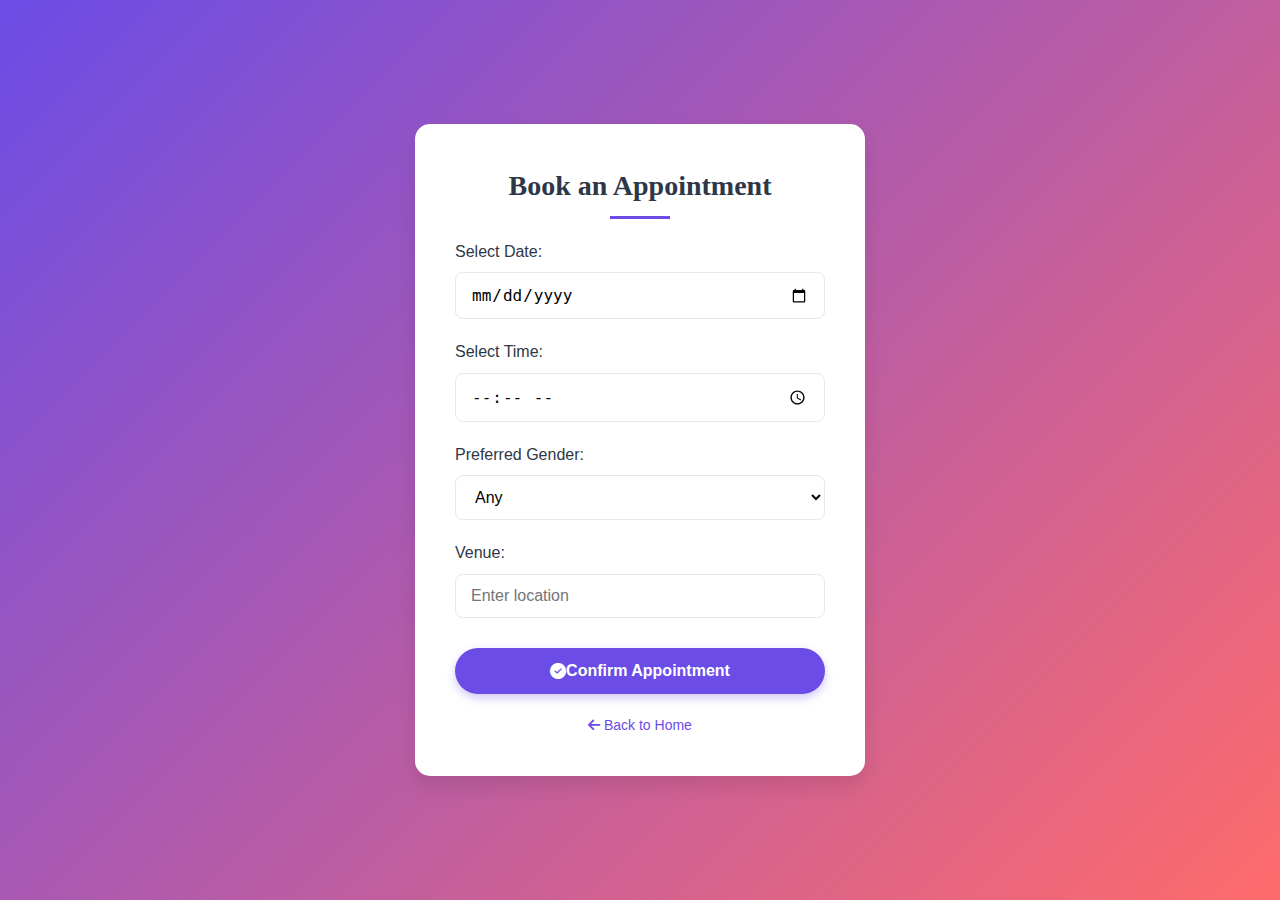
<file: html/appointment.html>
<!DOCTYPE html>
<html lang="en">
<head> 
    <meta charset="UTF-8">
    <meta name="viewport" content="width=device-width, initial-scale=1.0">
    <title>Book an Appointment - MyCling | Modern Fashion E-Commerce</title>
    <link rel="stylesheet" href="../css/styles.css">
    <link rel="stylesheet" href="https://cdnjs.cloudflare.com/ajax/libs/font-awesome/6.4.0/css/all.min.css">
    <link rel="icon" type="image/png" href="../images/favicon.png">
</head>
<body class="appointment-page">

    <div class="form-container">
        <h2>Book an Appointment</h2>
        <form>
            <label for="date">Select Date:</label>
            <input type="date" id="date" required>

            <label for="time">Select Time:</label>
            <input type="time" id="time" required>

            <label for="gender">Preferred Gender:</label>
            <select id="gender">
                <option value="any">Any</option>
                <option value="male">Male</option>
                <option value="female">Female</option>
            </select>

            <label for="venue">Venue:</label>
            <input type="text" id="venue" placeholder="Enter location" required>

            <button type="submit" class="submit-btn"><i class="fas fa-check-circle"></i>   Confirm Appointment</button>
        </form>
        <div class="auth-links" style="margin-top: 20px;">
            <a href="index.html"><i class="fas fa-arrow-left"></i> Back to Home</a>
        </div>
    </div>

    <!-- JavaScript -->
    <script>
        document.addEventListener('DOMContentLoaded', function() {
            // Set minimum date to today
            const today = new Date().toISOString().split('T')[0];
            document.getElementById('date').min = today;
            
            // Form submission
            const form = document.querySelector('form');
            form.addEventListener('submit', function(e) {
                e.preventDefault();
                alert('Your appointment has been booked successfully!');
                setTimeout(() => {
                    window.location.href = 'index.html';
                }, 1500);
            });
        });
    </script>
</body>
</html>
</file>
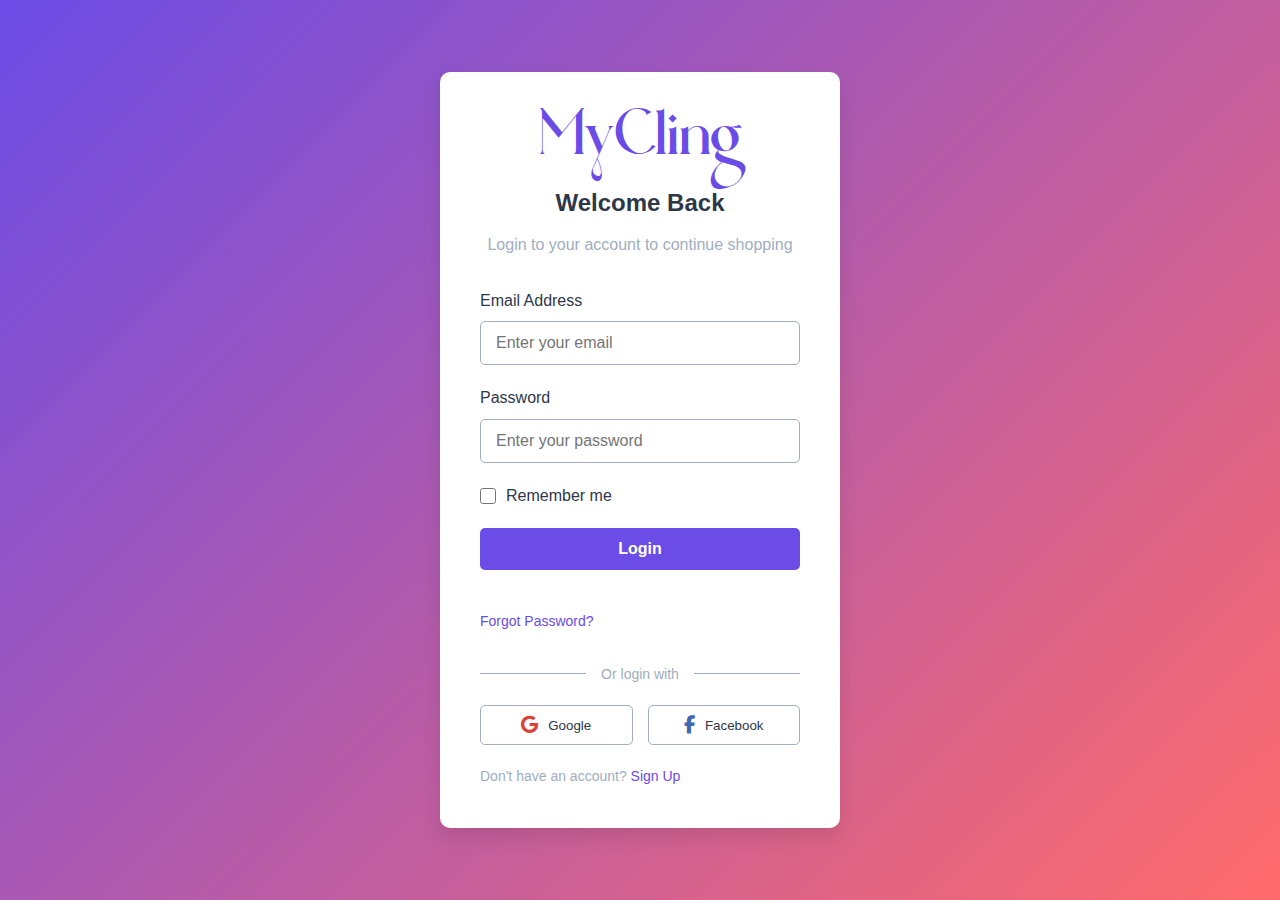
<file: html/login.html>
<!DOCTYPE html>
<html lang="en">
<head>
    <meta charset="UTF-8">
    <meta name="viewport" content="width=device-width, initial-scale=1.0">
    <title>Login - MyCling | Modern Fashion E-Commerce</title>
    <link rel="stylesheet" href="../css/styles.css">
    <link rel="stylesheet" href="https://cdnjs.cloudflare.com/ajax/libs/font-awesome/6.4.0/css/all.min.css" />
    <link rel="icon" type="image/png" href="../images/favicon.png" />
</head>
<body>
    <div class="auth-container">
        <div class="auth-card">
            <div class="auth-logo">MyCling</div>
            <h1 class="auth-title">Welcome Back</h1>
            <p class="auth-subtitle">Login to your account to continue shopping</p>
            
            <form class="auth-form">
                <div class="form-group">
                    <label for="email">Email Address</label>
                    <input type="email" id="email" placeholder="Enter your email" required>
                </div>
                
                <div class="form-group">
                    <label for="password">Password</label>
                    <input type="password" id="password" placeholder="Enter your password" required>
                </div>
                
                <div class="remember-me">
                    <input type="checkbox" id="remember">
                    <label for="remember">Remember me</label>
                </div>
                
                <button type="submit" class="auth-btn">Login</button>
                
                <div class="auth-links">
                    <a href="#">Forgot Password?</a>
                </div>
                
                <div class="social-login">
                    <div class="social-login-title">Or login with</div>
                    <div class="social-login-buttons">
                        <button type="button" class="social-btn google">
                            <i class="fab fa-google"></i> Google
                        </button>
                        <button type="button" class="social-btn facebook">
                            <i class="fab fa-facebook-f"></i> Facebook
                        </button>
                    </div>
                </div>
                
                <div class="auth-links">
                    Don't have an account? <a href="sign_up.html">Sign Up</a>
                </div>
            </form>
        </div>
    </div>
    
    <script>
        // Form Validation
        const form = document.querySelector('.auth-form');
        const emailInput = document.getElementById('email');
        const passwordInput = document.getElementById('password');
        
        form.addEventListener('submit', (e) => {
            e.preventDefault();
            
            let isValid = true;
            
            // Simple email validation
            if (!emailInput.value.includes('@')) {
                emailInput.style.borderColor = '#FF6B6B';
                isValid = false;
            } else {
                emailInput.style.borderColor = '';
            }
            
            // Simple password validation
            if (passwordInput.value.length < 6) {
                passwordInput.style.borderColor = '#FF6B6B';
                isValid = false;
            } else {
                passwordInput.style.borderColor = '';
            }
            
            if (isValid) {
                // Simulate login success
                const authBtn = document.querySelector('.auth-btn');
                authBtn.innerHTML = '<i class="fas fa-spinner fa-spin"></i> Logging in...';
                
                setTimeout(() => {
                    window.location.href = 'index.html';
                }, 1500);
            }
        });
    </script>
</body>
</html>
</file>
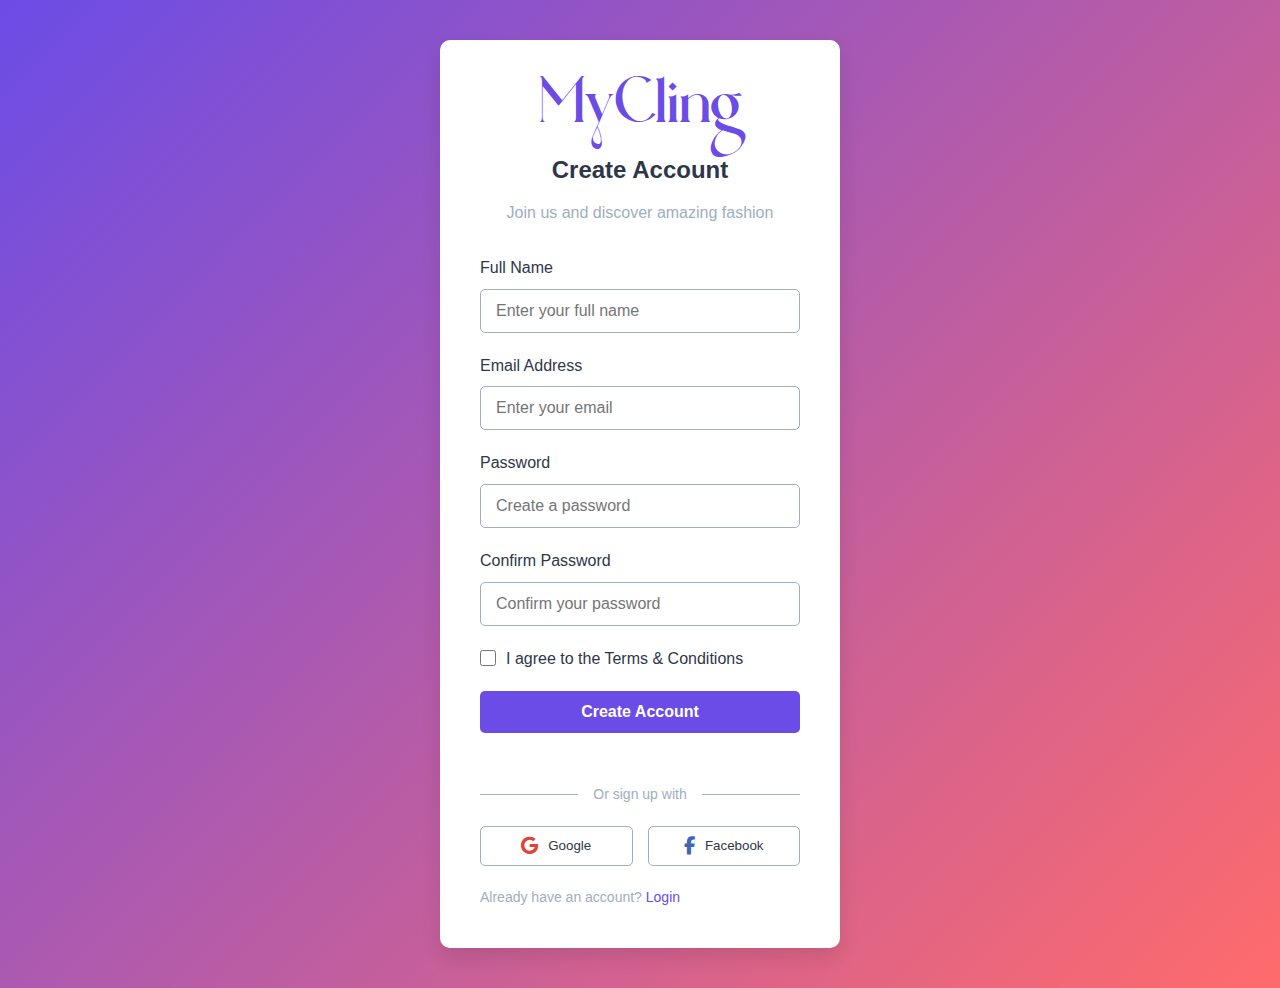
<file: html/sign_up.html>
<!DOCTYPE html>
<html lang="en">
<head>
    <meta charset="UTF-8">
    <meta name="viewport" content="width=device-width, initial-scale=1.0">
    <title>Sign Up - MyCling | Modern Fashion E-Commerce</title>
    <link rel="stylesheet" href="../css/styles.css">
    <link rel="stylesheet" href="https://cdnjs.cloudflare.com/ajax/libs/font-awesome/6.4.0/css/all.min.css" />
    <link rel="icon" type="image/png" href="../images/favicon.png" />
</head>
<body>
    <div class="auth-container">
        <div class="auth-card">
            <div class="auth-logo">MyCling</div>
            <h1 class="auth-title">Create Account</h1>
            <p class="auth-subtitle">Join us and discover amazing fashion</p>
            
            <form class="auth-form">
                <div class="form-group">
                    <label for="name">Full Name</label>
                    <input type="text" id="name" placeholder="Enter your full name" required>
                </div>
                
                <div class="form-group">
                    <label for="email">Email Address</label>
                    <input type="email" id="email" placeholder="Enter your email" required>
                </div>
                
                <div class="form-group">
                    <label for="password">Password</label>
                    <input type="password" id="password" placeholder="Create a password" required>
                </div>
                
                <div class="form-group">
                    <label for="confirm-password">Confirm Password</label>
                    <input type="password" id="confirm-password" placeholder="Confirm your password" required>
                </div>
                
                <div class="remember-me">
                    <input type="checkbox" id="terms" required>
                    <label for="terms">I agree to the <a href="#">Terms & Conditions</a></label>
                </div>
                
                <button type="submit" class="auth-btn">Create Account</button>
                
                <div class="social-login">
                    <div class="social-login-title">Or sign up with</div>
                    <div class="social-login-buttons">
                        <button type="button" class="social-btn google">
                            <i class="fab fa-google"></i> Google
                        </button>
                        <button type="button" class="social-btn facebook">
                            <i class="fab fa-facebook-f"></i> Facebook
                        </button>
                    </div>
                </div>
                
                <div class="auth-links">
                    Already have an account? <a href="login.html">Login</a>
                </div>
            </form>
        </div>
    </div>
    
    <script>
        // Form Validation
        const form = document.querySelector('.auth-form');
        const nameInput = document.getElementById('name');
        const emailInput = document.getElementById('email');
        const passwordInput = document.getElementById('password');
        const confirmPasswordInput = document.getElementById('confirm-password');
        
        form.addEventListener('submit', (e) => {
            e.preventDefault();
            
            let isValid = true;
            
            // Name validation
            if (nameInput.value.length < 3) {
                nameInput.style.borderColor = '#FF6B6B';
                isValid = false;
            } else {
                nameInput.style.borderColor = '';
            }
            
            // Email validation
            if (!emailInput.value.includes('@')) {
                emailInput.style.borderColor = '#FF6B6B';
                isValid = false;
            } else {
                emailInput.style.borderColor = '';
            }
            
            // Password validation
            if (passwordInput.value.length < 6) {
                passwordInput.style.borderColor = '#FF6B6B';
                isValid = false;
            } else {
                passwordInput.style.borderColor = '';
            }
            
            // Confirm password validation
            if (passwordInput.value !== confirmPasswordInput.value) {
                confirmPasswordInput.style.borderColor = '#FF6B6B';
                isValid = false;
            } else {
                confirmPasswordInput.style.borderColor = '';
            }
            
            if (isValid) {
                // Simulate signup success
                const authBtn = document.querySelector('.auth-btn');
                authBtn.innerHTML = '<i class="fas fa-spinner fa-spin"></i> Creating account...';
                
                setTimeout(() => {
                    window.location.href = 'index.html';
                }, 1500);
            }
        });
    </script>
</body>
</html>
</file>
<file: css/styles.css>
/* Import Custom Fonts */
@font-face {
    font-family: 'Ahganirya';
    src: url('../fonts/AhganiryaPersonalUse-Yznaj.ttf') format('truetype');
}

@font-face {
    font-family: 'Bellagia';
    src: url('../fonts/BellagiaDisplayThin-x32Mj.ttf') format('truetype');
}

@font-face {
    font-family: 'California';
    src: url('../fonts/California.ttf') format('truetype');
}

@font-face {
    font-family: 'Destine';
    src: url('../fonts/DestinePersonalUseRegular-6YAev.otf') format('opentype');
}

/* Import Google Fonts */
@import url('https://fonts.googleapis.com/css2?family=Poppins:wght@300;400;500;600;700&display=swap');
@import url('https://fonts.googleapis.com/css2?family=Playfair+Display:wght@400;500;600;700&display=swap');

/* Modern Color Palette */
:root {
    --primary-color: #6B4CE6; /* Modern purple */
    --secondary-color: #FF6B6B; /* Coral red */
    --accent-color: #00BFA6; /* Teal */
    --dark-color: #2D3748; /* Dark slate */
    --light-color: #F7FAFC; /* Off-white */
    --text-color: #4A5568; /* Slate gray */
    --text-light: #A0AEC0; /* Light gray */
    --border-color: #E2E8F0; /* Light border */
    --success-color: #48BB78; /* Green */
    --warning-color: #F6AD55; /* Orange */
    --error-color: #F56565; /* Red */
    --box-shadow: 0 4px 6px rgba(0, 0, 0, 0.1);
    --transition: all 0.3s ease;
    --border-radius: 8px;
    --gradient-bg: linear-gradient(135deg, var(--primary-color) 0%, var(--secondary-color) 100%);
    --card-shadow: 0 10px 20px rgba(0, 0, 0, 0.1);
    --hover-shadow: 0 15px 30px rgba(0, 0, 0, 0.2);
}

/* Reset & Global Styles */
* {
    margin: 0;
    padding: 0;
    box-sizing: border-box;
}

html {
    scroll-behavior: smooth;
}

body {
    font-family: 'Poppins', sans-serif;
    background-color: var(--light-color);
    color: var(--dark-color);
    line-height: 1.6;
    overflow-x: hidden;
}

a {
    text-decoration: none;
    color: inherit;
    transition: all 0.3s ease;
}

img {
    max-width: 100%;
    height: auto;
}

button {
    cursor: pointer;
    font-family: 'Poppins', sans-serif;
    transition: all 0.3s ease;
}

.container {
    width: 90%;
    max-width: 1200px;
    margin: 0 auto;
    padding: 0 15px;
}

/* Animation Keyframes */
@keyframes fadeIn {
    from { opacity: 0; }
    to { opacity: 1; }
}

@keyframes slideInLeft {
    from { 
        opacity: 0;
        transform: translateX(-50px);
    }
    to { 
        opacity: 1;
        transform: translateX(0);
    }
}

@keyframes slideInRight {
    from { 
        opacity: 0;
        transform: translateX(50px);
    }
    to { 
        opacity: 1;
        transform: translateX(0);
    }
}

@keyframes pulse {
    0% { transform: scale(1); }
    50% { transform: scale(1.05); }
    100% { transform: scale(1); }
}

@keyframes float {
    0% { transform: translateY(0px); }
    50% { transform: translateY(-10px); }
    100% { transform: translateY(0px); }
}

@keyframes shimmer {
    0% { background-position: -100% 0; }
    100% { background-position: 100% 0; }
}

/* Animation Classes */
.fade-in {
    opacity: 0;
    transform: translateY(30px);
    transition: opacity 0.8s ease, transform 0.8s ease;
}

.slide-in-left {
    opacity: 0;
    transform: translateX(-50px);
    transition: opacity 0.8s ease, transform 0.8s ease;
}

.slide-in-right {
    opacity: 0;
    transform: translateX(50px);
    transition: opacity 0.8s ease, transform 0.8s ease;
}

.animate-float {
    animation: float 3s ease-in-out infinite;
}

.animate-pulse {
    animation: pulse 2s ease-in-out infinite;
}

/* Animation on scroll effect */
.fade-in.visible, 
.slide-in-left.visible, 
.slide-in-right.visible {
    opacity: 1;
    transform: translate(0);
}

/* Header Styles */
header {
    background-color: var(--light-color);
    box-shadow: 0 2px 10px rgba(0, 0, 0, 0.1);
    position: sticky;
    top: 0;
    z-index: 1000;
    padding: 15px 0;
    transition: all 0.3s ease;
}

header.scrolled {
    padding: 10px 0;
    background-color: rgba(255, 255, 255, 0.95);
    backdrop-filter: blur(10px);
}

nav {
    display: flex;
    justify-content: space-between;
    align-items: center;
    padding: 0 20px;
}

.logo {
    font-family: 'Ahganirya', sans-serif;
    font-size: 28px;
    color: var(--primary-color);
    font-weight: 700;
}

nav ul {
    list-style: none;
    display: flex;
    align-items: center;
    gap: 30px;
}

nav ul li a {
    color: var(--dark-color);
    font-weight: 500;
    position: relative;
    padding: 5px 0;
}

nav ul li a::after {
    content: '';
    position: absolute;
    bottom: 0;
    left: 0;
    width: 0;
    height: 2px;
    background-color: var(--primary-color);
    transition: width 0.3s ease;
}

nav ul li a:hover {
    color: var(--primary-color);
}

nav ul li a:hover::after {
    width: 100%;
}

.search-bar {
    background-color: var(--text-light);
    border: none;
    border-radius: 50px;
    padding: 10px 20px;
    width: 200px;
    font-size: 14px;
    transition: all 0.3s ease;
    outline: none;
}

.search-bar:focus {
    width: 250px;
    box-shadow: 0 0 10px rgba(108, 99, 255, 0.2);
}

.mobile-menu-btn {
    display: none;
    background: none;
    border: none;
    font-size: 24px;
    color: var(--dark-color);
}

/* Hero Section */
.hero {
    height: 90vh;
    display: flex;
    flex-direction: column;
    justify-content: center;
    align-items: center;
    text-align: center;
    background: var(--gradient-bg);
    position: relative;
    overflow: hidden;
}

.hero::before {
    content: '';
    position: absolute;
    top: 0;
    left: 0;
    width: 100%;
    height: 100%;
    background: url('../images/pattern.svg');
    opacity: 0.1;
    z-index: 0;
}

.hero-content {
    position: relative;
    z-index: 1;
    animation: fadeIn 1s ease-out;
    width: 100%;
    max-width: 800px;
    padding: 0 20px;
}

.logoname {
    font-family: 'Ahganirya', sans-serif;
    font-size: clamp(60px, 10vw, 120px);
    color: white;
    margin-bottom: 30px;
    text-shadow: 2px 2px 10px rgba(0, 0, 0, 0.2);
    animation: float 6s ease-in-out infinite;
}

.shop-now {
    background-color: white;
    color: var(--primary-color);
    font-weight: 600;
    font-size: 18px;
    padding: 15px 40px;
    border: none;
    border-radius: 50px;
    box-shadow: var(--card-shadow);
    transition: all 0.3s ease;
    position: relative;
    overflow: hidden;
    z-index: 1;
}

.shop-now::before {
    content: '';
    position: absolute;
    top: 0;
    left: 0;
    width: 0;
    height: 100%;
    background-color: var(--primary-color);
    transition: all 0.3s ease;
    z-index: -1;
    border-radius: 50px;
}

.shop-now:hover {
    color: white;
    transform: translateY(-5px);
    box-shadow: var(--hover-shadow);
}

.shop-now:hover::before {
    width: 100%;
}

/* Section 1 Styles */
.section1 {
    padding: 80px 0;
    background-color: var(--light-color);
}

.discountsandcoomingsoon {
    display: flex;
    flex-wrap: wrap;
    gap: 30px;
    margin-bottom: 50px;
}

.left-card {
    flex: 1;
    min-width: 300px;
    background-color: white;
    border-radius: 20px;
    padding: 25px;
    box-shadow: var(--card-shadow);
    position: relative;
    overflow: hidden;
    transition: all 0.3s ease;
    animation: fadeIn 0.8s ease-out;
    display: flex;
    flex-direction: column;
}

.left-card:hover {
    transform: translateY(-10px);
    box-shadow: var(--hover-shadow);
}

.left-card h3 {
    font-size: 24px;
    margin: 0 0 10px 0;
    color: var(--dark-color);
    text-align: center;
}

.left-card p {
    color: var(--text-light);
    margin-bottom: 15px;
    text-align: center;
}

.image-container {
    position: relative;
    height: 220px;
    display: flex;
    justify-content: center;
    align-items: center;
    margin-bottom: 25px;
}

.image-container img {
    position: absolute;
    transition: all 0.5s ease;
    max-height: 200px;
    width: auto;
}

.black-hoodie {
    transform: translateX(-20px) rotate(-5deg);
    z-index: 1;
    max-height: 160px;
}

.green-hoodie {
    transform: translateX(20px) rotate(5deg);
    z-index: 2;
    max-height: 160px;
}

.left-card:hover .black-hoodie {
    transform: translateX(-35px) rotate(-10deg);
}

.left-card:hover .green-hoodie {
    transform: translateX(35px) rotate(10deg);
}

.discount-tape {
    position: absolute;
    top: 5px;
    right: 5px;
    z-index: 3;
    max-width: 70px;
    animation: pulse 2s infinite;
}

.left-card a {
    display: flex;
    justify-content: center;
    width: 100%;
    text-decoration: none;
}

.explore-btn {
    background-color: var(--primary-color);
    color: white;
    font-weight: 600;
    padding: 12px 25px;
    border: none;
    border-radius: 50px;
    margin-top: 15px;
    transition: all 0.3s ease;
    width: auto;
    min-width: 160px;
    max-width: 200px;
    position: relative;
    z-index: 10;
    cursor: pointer;
    font-size: 16px;
    display: flex;
    align-items: center;
    justify-content: center;
    box-shadow: 0 4px 10px rgba(107, 76, 230, 0.3);
}

.explore-btn i {
    margin-left: 8px;
    transition: transform 0.3s ease;
}

.explore-btn:hover {
    background-color: var(--secondary-color);
    transform: translateY(-3px);
    box-shadow: 0 6px 15px rgba(255, 107, 107, 0.4);
}

.explore-btn:hover i {
    transform: translateX(5px);
}

.right-side {
    flex: 1;
    min-width: 300px;
    display: flex;
    flex-direction: column;
    gap: 30px;
    animation: fadeIn 1s ease-out;
}

.coming-soon-ethnics, .coming-soon-shoes {
    background-color: white;
    border-radius: 20px;
    height: 200px;
    display: flex;
    justify-content: center;
    align-items: center;
    box-shadow: var(--card-shadow);
    overflow: hidden;
    position: relative;
    transition: all 0.3s ease;
}

.coming-soon-ethnics {
    background: linear-gradient(135deg, #FF9A8B 0%, #FF6A88 100%);
}

.coming-soon-shoes {
    background: linear-gradient(135deg, #A9C9FF 0%, #6C63FF 100%);
}

.coming-soon-ethnics p, .coming-soon-shoes p {
    font-family: 'Playfair Display', serif;
    font-size: 28px;
    font-weight: 700;
    color: white;
    text-shadow: 2px 2px 10px rgba(0, 0, 0, 0.2);
    z-index: 1;
}

.coming-soon-ethnics:hover, .coming-soon-shoes:hover {
    transform: translateY(-5px);
    box-shadow: var(--hover-shadow);
}

/* Product Carousel */
.product-carousel {
    display: flex;
    gap: 20px;
    overflow-x: auto;
    padding: 20px 0;
    scrollbar-width: thin;
    scrollbar-color: var(--primary-color) var(--text-light);
    animation: slideInRight 1s ease-out;
}

.product-carousel::-webkit-scrollbar {
    width: 10px;
    height: 10px;
}

.product-carousel::-webkit-scrollbar-track {
    background: var(--text-light);
}

.product-carousel::-webkit-scrollbar-thumb {
    background-color: var(--primary-color);
    border-radius: 10px;
}

.product-carousel::-webkit-scrollbar-thumb:hover {
    background-color: var(--secondary-color);
}

.product-carousel::-webkit-scrollbar-thumb:hover {
    background-color: var(--secondary-color);
}

.product-card {
    background-color: white;
    border-radius: 10px;
    padding: 20px;
    box-shadow: var(--card-shadow);
    transition: transform 0.3s ease, box-shadow 0.3s ease, opacity 0.6s ease;
    text-align: center;
    position: relative;
    overflow: hidden;
}

.product-card:hover {
    transform: translateY(-10px);
    box-shadow: var(--hover-shadow);
}

.product-card img {
    width: 100%;
    height: 200px;
    object-fit: contain;
    margin-bottom: 15px;
    transition: transform 0.5s ease;
}

.product-card:hover img {
    transform: scale(1.05);
}

.product-card h3 {
    font-size: 18px;
    margin-bottom: 10px;
    color: var(--dark-color);
    font-weight: 600;
}

.product-card a {
    display: block;
    text-decoration: none;
    color: inherit;
}

.product-price {
    font-weight: 600;
    color: var(--primary-color);
    margin-bottom: 15px;
    font-size: 18px;
}

/* AI Upload Section */
.ai_upload {
    padding: 80px 0;
    background: linear-gradient(135deg, #6C63FF 0%, #5A52D9 100%);
    text-align: center;
}

.upload-title {
    font-family: 'Ahganirya', sans-serif;
    font-size: clamp(36px, 5vw, 60px);
    color: white;
    margin-bottom: 40px;
    animation: fadeIn 0.8s ease-out;
}

.upload-section {
    display: flex;
    flex-wrap: wrap;
    justify-content: center;
    gap: 40px;
    max-width: 1000px;
    margin: 0 auto;
}

.upload-box {
    width: 350px;
    height: 350px;
    background-color: white;
    border-radius: 20px;
    border: 2px dashed var(--primary-color);
    display: flex;
    align-items: center;
    justify-content: center;
    box-shadow: var(--card-shadow);
    transition: all 0.3s ease;
    animation: fadeIn 1s ease-out;
}

.upload-box:hover {
    transform: translateY(-10px);
    box-shadow: var(--hover-shadow);
    border-color: var(--secondary-color);
}

.upload-btn {
    background-color: var(--primary-color);
    color: white;
    font-weight: 600;
    padding: 15px 40px;
    border: none;
    border-radius: 50px;
    transition: all 0.3s ease;
    font-size: 16px;
}

.upload-btn:hover {
    background-color: var(--secondary-color);
    transform: translateY(-3px);
    box-shadow: 0 5px 15px rgba(255, 107, 107, 0.3);
}

.info-box {
    width: 350px;
    background-color: white;
    border-radius: 20px;
    padding: 40px;
    box-shadow: var(--card-shadow);
    display: flex;
    flex-direction: column;
    justify-content: center;
    align-items: center;
    gap: 20px;
    transition: all 0.3s ease;
    animation: fadeIn 1.2s ease-out;
}

.info-box:hover {
    transform: translateY(-10px);
    box-shadow: var(--hover-shadow);
}

.info-text {
    font-size: 18px;
    color: var(--dark-color);
    margin-bottom: 20px;
}

.appointment-btn {
    background-color: var(--accent-color);
    color: white;
    font-weight: 600;
    padding: 15px 30px;
    border: none;
    border-radius: 50px;
    transition: all 0.3s ease;
    display: inline-block;
}

.appointment-btn:hover {
    background-color: #3DBBB4;
    transform: translateY(-3px);
    box-shadow: 0 5px 15px rgba(78, 205, 196, 0.3);
}

/* Products Section */
.products {
    padding: 80px 0;
    background-color: var(--light-color);
}

.products h2 {
    font-family: 'Playfair Display', serif;
    font-size: 36px;
    text-align: center;
    margin-bottom: 50px;
    color: var(--dark-color);
    position: relative;
    animation: fadeIn 0.8s ease-out;
}

.products h2::after {
    content: '';
    position: absolute;
    bottom: -10px;
    left: 50%;
    transform: translateX(-50%);
    width: 80px;
    height: 3px;
    background-color: var(--primary-color);
}

.product-list {
    display: grid;
    grid-template-columns: repeat(auto-fill, minmax(280px, 1fr));
    gap: 30px;
    margin-bottom: 50px;
}

/* Footer */
footer {
    background-color: var(--dark-color);
    color: white;
    padding: 60px 0 20px;
}

.footer-content {
    display: flex;
    flex-wrap: wrap;
    justify-content: space-between;
    gap: 40px;
    margin-bottom: 40px;
}

.footer-logo {
    font-family: 'Ahganirya', sans-serif;
    font-size: 32px;
    margin-bottom: 20px;
    color: white;
}

.footer-info {
    display: flex;
    flex-direction: column;
    gap: 15px;
}

.footer-info div {
    display: flex;
    align-items: center;
    gap: 10px;
}

.footer-info div::before {
    font-family: 'Font Awesome 5 Free';
    font-weight: 900;
    color: var(--primary-color);
}

.contact::before {
    content: '\f095';
}

.email::before {
    content: '\f0e0';
}

.insta::before {
    content: '\f16d';
}

.footer-links {
    display: flex;
    flex-direction: column;
    gap: 15px;
}

.footer-links h3 {
    font-size: 18px;
    margin-bottom: 10px;
    color: var(--primary-color);
}

.footer-links a {
    color: var(--text-light);
    transition: all 0.3s ease;
}

.footer-links a:hover {
    color: white;
    transform: translateX(5px);
}

.copyright {
    text-align: center;
    padding-top: 20px;
    border-top: 1px solid rgba(255, 255, 255, 0.1);
    color: var(--text-light);
    font-size: 14px;
}

/* Responsive Design */
@media (max-width: 992px) {
    nav ul {
    gap: 20px;
    }
    
    .search-bar {
        width: 150px;
    }
}

@media (max-width: 768px) {
    .mobile-menu-btn {
        display: block;
    }
    
    nav ul {
        position: fixed;
        top: 70px;
        left: -100%;
        width: 100%;
        height: calc(100vh - 70px);
    background-color: white;
        flex-direction: column;
        padding: 40px 0;
        transition: all 0.3s ease;
        z-index: 999;
    }
    
    nav ul.active {
        left: 0;
    }
    
    .hero {
        height: 80vh;
    }
    
    .logoname {
        font-size: clamp(40px, 8vw, 80px);
    }
    
    .discountsandcoomingsoon {
        flex-direction: column;
    }
    
    .upload-section {
        flex-direction: column;
        align-items: center;
    }
}

@media (max-width: 576px) {
    .container {
        width: 95%;
    }
    
    .product-list {
        grid-template-columns: 1fr;
    }
    
    .footer-content {
        flex-direction: column;
        gap: 30px;
    }
    
    .shop-now {
        padding: 12px 30px;
        font-size: 16px;
    }
}

/* Search Container */
.search-container {
    position: relative;
    display: flex;
    align-items: center;
}

.search-icon {
    position: absolute;
    right: 15px;
    color: var(--text-light);
    pointer-events: none;
    transition: all 0.3s ease;
}

.search-bar:focus + .search-icon {
    color: var(--primary-color);
}

/* Section Title */
.section-title {
    font-family: 'Playfair Display', serif;
    font-size: 36px;
    text-align: center;
    margin-bottom: 40px;
    color: var(--dark-color);
    position: relative;
    opacity: 0;
    transform: translateY(20px);
    transition: opacity 0.8s ease, transform 0.8s ease;
}

.section-title::after {
    content: '';
    position: absolute;
    bottom: -10px;
    left: 50%;
    transform: translateX(-50%);
    width: 80px;
    height: 3px;
    background-color: var(--primary-color);
}

.carousel-title {
    font-size: 24px;
    margin: 40px 0 20px;
    color: var(--dark-color);
    opacity: 0;
    transform: translateX(-20px);
    transition: opacity 0.8s ease, transform 0.8s ease;
}

/* Product Badge */
.product-badge {
    position: absolute;
    top: 10px;
    right: 10px;
    background-color: var(--primary-color);
    color: white;
    font-size: 12px;
    font-weight: 600;
    padding: 5px 10px;
    border-radius: 20px;
    z-index: 2;
}

.product-badge.sale {
    background-color: var(--secondary-color);
}

/* Add to Cart Button */
.add-to-cart-btn {
    background-color: var(--primary-color);
    color: white;
    border: none;
    padding: 8px 15px;
    border-radius: 20px;
    font-size: 14px;
    font-weight: 500;
    transition: all 0.3s ease;
    width: 100%;
}

.add-to-cart-btn:hover {
    background-color: var(--secondary-color);
    transform: translateY(-3px);
    box-shadow: 0 5px 15px rgba(108, 99, 255, 0.3);
}

.add-to-cart-btn.added {
    background-color: var(--accent-color);
}

/* Coming Soon Label */
.coming-soon-label {
    background-color: rgba(0, 0, 0, 0.6);
    color: white;
    font-size: 12px;
    font-weight: 600;
    padding: 5px 10px;
    border-radius: 20px;
    position: absolute;
    bottom: 20px;
    left: 50%;
    transform: translateX(-50%);
}

/* Features Section */
.features {
    padding: 80px 0;
    background-color: var(--text-light);
}

.features-grid {
    display: grid;
    grid-template-columns: repeat(auto-fit, minmax(250px, 1fr));
    gap: 30px;
}

.feature-card {
    background-color: white;
    border-radius: 15px;
    padding: 30px;
    text-align: center;
    box-shadow: var(--card-shadow);
    transition: all 0.3s ease;
}

.feature-card:hover {
    transform: translateY(-10px);
    box-shadow: var(--hover-shadow);
}

.feature-card i {
    font-size: 40px;
    color: var(--primary-color);
    margin-bottom: 20px;
}

.feature-card h3 {
    font-size: 20px;
    margin-bottom: 10px;
    color: var(--dark-color);
}

.feature-card p {
    color: var(--text-light);
    font-size: 14px;
}

/* Newsletter Section */
.newsletter {
    padding: 80px 0;
    background: linear-gradient(135deg, var(--primary-color) 0%, var(--secondary-color) 100%);
    color: white;
}

.newsletter-content {
    text-align: center;
    max-width: 600px;
    margin: 0 auto;
}

.newsletter-content h2 {
    font-size: 32px;
    margin-bottom: 15px;
}

.newsletter-content p {
    margin-bottom: 30px;
    opacity: 0.9;
}

.newsletter-form {
    display: flex;
    max-width: 500px;
    margin: 0 auto;
}

.newsletter-form input {
    flex: 1;
    padding: 15px 20px;
    border: none;
    border-radius: 50px 0 0 50px;
    font-size: 16px;
    outline: none;
}

.newsletter-form button {
    background-color: var(--secondary-color);
    color: white;
    border: none;
    padding: 0 30px;
    border-radius: 0 50px 50px 0;
    font-size: 16px;
    font-weight: 600;
    cursor: pointer;
    transition: all 0.3s ease;
}

.newsletter-form button:hover {
    background-color: #ff5252;
}

/* Footer Columns */
.footer-column {
    flex: 1;
    min-width: 200px;
}

.footer-column p {
    color: var(--text-light);
    margin-bottom: 20px;
    line-height: 1.6;
}

.social-icons {
    display: flex;
    gap: 15px;
}

.social-icons a {
    display: flex;
    align-items: center;
    justify-content: center;
    width: 40px;
    height: 40px;
    background-color: rgba(255, 255, 255, 0.1);
    border-radius: 50%;
    transition: all 0.3s ease;
}

.social-icons a:hover {
    background-color: var(--primary-color);
    transform: translateY(-5px);
}

.footer-links {
    list-style: none;
    padding: 0;
}

.footer-links li {
    margin-bottom: 10px;
}

.footer-links a {
    color: var(--text-light);
    transition: all 0.3s ease;
    display: inline-block;
}

.footer-links a:hover {
    color: white;
    transform: translateX(5px);
}

.address::before {
    content: '\f3c5';
}

/* Active Navigation Link */
nav ul li a.active {
    color: var(--primary-color);
}

nav ul li a.active::after {
    width: 100%;
}

/* Additional Responsive Styles */
@media (max-width: 768px) {
    .newsletter-form {
    flex-direction: column;
        width: 90%;
    }
    
    .newsletter-form input {
        border-radius: 50px;
        margin-bottom: 10px;
    }
    
    .newsletter-form button {
        border-radius: 50px;
        padding: 15px;
    }
    
    .features-grid {
        grid-template-columns: 1fr;
    }
}

/* Product Details Page Styles */
.product-details {
    padding: 80px 0;
}

.product-details-container {
    display: grid;
    grid-template-columns: 1fr 1fr;
    gap: 50px;
}

.product-gallery {
    position: relative;
}

.main-image {
    width: 100%;
    height: 500px;
    object-fit: contain;
    background-color: white;
    border-radius: 10px;
    box-shadow: var(--card-shadow);
    margin-bottom: 20px;
}

.thumbnail-container {
    display: flex;
    gap: 10px;
}

.thumbnail {
    width: 80px;
    height: 80px;
    object-fit: cover;
    border-radius: 5px;
    cursor: pointer;
    transition: all 0.3s ease;
    border: 2px solid transparent;
}

.thumbnail:hover, .thumbnail.active {
    border-color: var(--primary-color);
    transform: translateY(-3px);
    box-shadow: 0 5px 15px rgba(0, 0, 0, 0.1);
}

.product-info h1 {
    font-size: 32px;
    margin-bottom: 10px;
    color: var(--dark-color);
}

.product-info .product-price {
    font-size: 24px;
    margin: 15px 0;
}

.product-description {
    margin: 20px 0;
    color: var(--text-light);
    line-height: 1.8;
}

.product-meta {
    margin: 20px 0;
}

.meta-item {
    display: flex;
    gap: 10px;
    margin-bottom: 10px;
}

.meta-label {
    font-weight: 600;
    color: var(--dark-color);
    min-width: 100px;
}

.meta-value {
    color: var(--text-light);
}

.color-options, .size-options {
    display: flex;
    gap: 10px;
    margin: 20px 0;
}

.color-option {
    width: 30px;
    height: 30px;
    border-radius: 50%;
    cursor: pointer;
    transition: all 0.3s ease;
    border: 2px solid transparent;
}

.color-option:hover, .color-option.active {
    transform: scale(1.1);
    border-color: white;
    box-shadow: 0 0 0 2px var(--primary-color);
}

.size-option {
    width: 40px;
    height: 40px;
    display: flex;
    align-items: center;
    justify-content: center;
    border-radius: 5px;
    background-color: var(--text-light);
    cursor: pointer;
    transition: all 0.3s ease;
    font-weight: 500;
}

.size-option:hover, .size-option.active {
    background-color: var(--primary-color);
    color: white;
}

.quantity-selector {
    display: flex;
    align-items: center;
    gap: 15px;
    margin: 20px 0;
}

.quantity-btn {
    width: 40px;
    height: 40px;
    display: flex;
    align-items: center;
    justify-content: center;
    background-color: var(--text-light);
    border: none;
    border-radius: 5px;
    font-size: 18px;
    cursor: pointer;
    transition: all 0.3s ease;
}

.quantity-btn:hover {
    background-color: var(--primary-color);
    color: white;
}

.quantity-input {
    width: 60px;
    height: 40px;
    text-align: center;
    border: 1px solid var(--text-light);
    border-radius: 5px;
    font-size: 16px;
}

.add-to-cart-large {
    background-color: var(--primary-color);
    color: white;
    border: none;
    padding: 15px 30px;
    border-radius: 5px;
    font-size: 16px;
    font-weight: 600;
    cursor: pointer;
    transition: all 0.3s ease;
    display: flex;
    align-items: center;
    justify-content: center;
    gap: 10px;
    width: 100%;
    margin-top: 20px;
}

.add-to-cart-large:hover {
    background-color: var(--secondary-color);
    transform: translateY(-3px);
    box-shadow: 0 5px 15px rgba(108, 99, 255, 0.3);
}

.wishlist-btn {
    background-color: white;
    color: var(--dark-color);
    border: 1px solid var(--text-light);
    padding: 15px 30px;
    border-radius: 5px;
    font-size: 16px;
    font-weight: 600;
    cursor: pointer;
    transition: all 0.3s ease;
    display: flex;
    align-items: center;
    justify-content: center;
    gap: 10px;
    width: 100%;
    margin-top: 10px;
}

.wishlist-btn:hover {
    background-color: var(--text-light);
    transform: translateY(-3px);
    box-shadow: 0 5px 15px rgba(0, 0, 0, 0.1);
}

.product-tabs {
    margin-top: 80px;
}

.tab-buttons {
    display: flex;
    border-bottom: 1px solid var(--text-light);
    margin-bottom: 30px;
}

.tab-button {
    padding: 15px 30px;
    background: none;
    border: none;
    font-size: 16px;
    font-weight: 600;
    color: var(--text-light);
    cursor: pointer;
    transition: all 0.3s ease;
    position: relative;
}

.tab-button::after {
    content: '';
    position: absolute;
    bottom: -1px;
    left: 0;
    width: 0;
    height: 3px;
    background-color: var(--primary-color);
    transition: width 0.3s ease;
}

.tab-button.active {
    color: var(--primary-color);
}

.tab-button.active::after {
    width: 100%;
}

.tab-content {
    display: none;
    animation: fadeIn 0.5s ease-out;
}

.tab-content.active {
    display: block;
}

@media (max-width: 992px) {
    .product-details-container {
        grid-template-columns: 1fr;
    }
}

/* Cart Page Styles */
.cart-section {
    padding: 80px 0;
}

.cart-header {
    display: grid;
    grid-template-columns: 3fr 1fr 1fr 1fr auto;
    padding: 15px 0;
    border-bottom: 1px solid var(--text-light);
    font-weight: 600;
    color: var(--dark-color);
}

.cart-item {
    display: grid;
    grid-template-columns: 3fr 1fr 1fr 1fr auto;
    padding: 20px 0;
    border-bottom: 1px solid var(--text-light);
    align-items: center;
}

.cart-product {
    display: flex;
    align-items: center;
    gap: 20px;
}

.cart-product img {
    width: 80px;
    height: 80px;
    object-fit: cover;
    border-radius: 5px;
}

.cart-product-info h3 {
    font-size: 16px;
    margin-bottom: 5px;
}

.cart-product-info p {
    color: var(--text-light);
    font-size: 14px;
}

.cart-quantity {
    display: flex;
    align-items: center;
    gap: 10px;
}

.cart-quantity-btn {
    width: 30px;
    height: 30px;
    display: flex;
    align-items: center;
    justify-content: center;
    background-color: var(--text-light);
    border: none;
    border-radius: 5px;
    font-size: 14px;
    cursor: pointer;
    transition: all 0.3s ease;
}

.cart-quantity-btn:hover {
    background-color: var(--primary-color);
    color: white;
}

.cart-quantity-input {
    width: 40px;
    height: 30px;
    text-align: center;
    border: 1px solid var(--text-light);
    border-radius: 5px;
    font-size: 14px;
}

.cart-price, .cart-total {
    font-weight: 600;
    color: var(--dark-color);
}

.cart-remove {
    color: var(--secondary-color);
    background: none;
    border: none;
    cursor: pointer;
    transition: all 0.3s ease;
    font-size: 18px;
}

.cart-remove:hover {
    color: #ff3b3b;
    transform: scale(1.1);
}

.cart-summary {
    margin-top: 40px;
    background-color: white;
    border-radius: 10px;
    padding: 30px;
    box-shadow: var(--card-shadow);
}

.summary-row {
    display: flex;
    justify-content: space-between;
    margin-bottom: 15px;
    font-size: 16px;
}

.summary-row.total {
    font-size: 20px;
    font-weight: 600;
    color: var(--dark-color);
    border-top: 1px solid var(--text-light);
    padding-top: 15px;
    margin-top: 15px;
}

.checkout-btn {
    background-color: var(--primary-color);
    color: white;
    border: none;
    padding: 15px 30px;
    border-radius: 5px;
    font-size: 16px;
    font-weight: 600;
    cursor: pointer;
    transition: all 0.3s ease;
    display: flex;
    align-items: center;
    justify-content: center;
    gap: 10px;
    width: 100%;
    margin-top: 20px;
}

.checkout-btn:hover {
    background-color: var(--secondary-color);
    transform: translateY(-3px);
    box-shadow: 0 5px 15px rgba(108, 99, 255, 0.3);
}

.continue-shopping {
    display: flex;
    align-items: center;
    justify-content: center;
    gap: 10px;
    margin-top: 20px;
    color: var(--primary-color);
    font-weight: 500;
    transition: all 0.3s ease;
}

.continue-shopping:hover {
    color: var(--secondary-color);
    transform: translateX(-5px);
}

@media (max-width: 768px) {
    .cart-header {
        display: none;
    }
    
    .cart-item {
        grid-template-columns: 1fr;
        gap: 15px;
    padding: 20px;
        background-color: white;
    border-radius: 10px;
        margin-bottom: 15px;
        box-shadow: var(--card-shadow);
    }
    
    .cart-product {
        border-bottom: 1px solid var(--text-light);
        padding-bottom: 15px;
    }
    
    .cart-quantity, .cart-price, .cart-total {
        display: flex;
        justify-content: space-between;
        align-items: center;
    }
    
    .cart-quantity::before {
        content: 'Quantity:';
        font-weight: 500;
    }
    
    .cart-price::before {
        content: 'Price:';
        font-weight: 500;
    }
    
    .cart-total::before {
        content: 'Total:';
        font-weight: 500;
    }
    
    .cart-remove {
        margin-left: auto;
    }
}

/* Specs Table */
.specs-table {
    width: 100%;
    border-collapse: collapse;
    margin: 20px 0;
}

.specs-table tr {
    border-bottom: 1px solid var(--text-light);
}

.specs-table tr:last-child {
    border-bottom: none;
}

.specs-table td {
    padding: 12px 15px;
    color: var(--text-light);
}

.specs-table td:first-child {
    font-weight: 600;
    color: var(--dark-color);
    width: 30%;
}

/* Review Summary */
.review-summary {
    display: flex;
    gap: 40px;
    margin: 30px 0;
    padding: 20px;
    background-color: var(--text-light);
    border-radius: 10px;
}

.average-rating {
    display: flex;
    flex-direction: column;
    align-items: center;
    justify-content: center;
    min-width: 200px;
}

.rating-number {
    font-size: 48px;
    font-weight: 700;
    color: var(--dark-color);
    line-height: 1;
}

.stars {
    color: #FFD700;
    font-size: 20px;
    margin: 10px 0;
}

.total-reviews {
    color: var(--text-light);
    font-size: 14px;
}

.rating-bars {
    flex: 1;
}

.rating-bar {
    display: flex;
    align-items: center;
    gap: 10px;
    margin-bottom: 10px;
}

.rating-bar span {
    min-width: 60px;
    color: var(--text-light);
    font-size: 14px;
}

.bar-container {
    flex: 1;
    height: 10px;
    background-color: white;
    border-radius: 5px;
    overflow: hidden;
}

.bar {
    height: 100%;
    background-color: var(--primary-color);
    border-radius: 5px;
}

/* Customer Reviews */
.customer-reviews {
    margin: 30px 0;
}

.review-item {
    padding: 20px;
    border-bottom: 1px solid var(--text-light);
}

.reviewer-info {
    display: flex;
    gap: 15px;
    margin-bottom: 15px;
}

.reviewer-avatar {
    width: 50px;
    height: 50px;
    border-radius: 50%;
    object-fit: cover;
}

.reviewer-info h4 {
    margin-bottom: 5px;
    color: var(--dark-color);
}

.review-rating {
    color: #FFD700;
    font-size: 14px;
    margin-bottom: 5px;
}

.review-date {
    color: var(--text-light);
    font-size: 12px;
}

.review-text {
    color: var(--text-light);
    line-height: 1.6;
}

.load-more-reviews {
    background-color: var(--text-light);
    color: var(--dark-color);
    border: none;
    padding: 12px 25px;
    border-radius: 5px;
    font-weight: 500;
    cursor: pointer;
    transition: all 0.3s ease;
    display: block;
    margin: 20px auto;
}

.load-more-reviews:hover {
    background-color: var(--primary-color);
    color: white;
}

/* Related Products */
.related-products {
    margin-top: 80px;
}

.related-products .section-title {
    margin-bottom: 30px;
}

/* Product Options */
.product-options h3 {
    margin: 20px 0 10px;
    font-size: 16px;
    color: var(--dark-color);
}

/* Responsive Adjustments for Product Details */
@media (max-width: 992px) {
    .review-summary {
        flex-direction: column;
        gap: 20px;
    }
    
    .average-rating {
        min-width: auto;
    }
}

@media (max-width: 768px) {
    .thumbnail-container {
        justify-content: center;
    }
    
    .product-options h3 {
        text-align: center;
    }
    
    .color-options, .size-options {
        justify-content: center;
    }
    
    .quantity-selector {
        justify-content: center;
    }
    
    .tab-buttons {
        flex-wrap: wrap;
    }
    
    .tab-button {
        flex: 1;
        min-width: 120px;
        text-align: center;
        padding: 10px;
    }
}

/* Login and Sign Up Pages */
.auth-container {
    min-height: 100vh;
    display: flex;
    align-items: center;
    justify-content: center;
    padding: 40px 20px;
    background: linear-gradient(135deg, var(--primary-color) 0%, var(--secondary-color) 100%);
}

.auth-card {
    background-color: white;
    border-radius: 10px;
    box-shadow: var(--card-shadow);
    width: 100%;
    max-width: 400px;
    padding: 40px;
    text-align: center;
}

.auth-logo {
    font-family: 'Ahganirya', sans-serif;
    font-size: 32px;
    color: var(--primary-color);
    margin-bottom: 20px;
}

.auth-title {
    font-size: 24px;
    color: var(--dark-color);
    margin-bottom: 10px;
}

.auth-subtitle {
    color: var(--text-light);
    margin-bottom: 30px;
}

.auth-form {
    text-align: left;
}

.form-group {
    margin-bottom: 20px;
}

.form-group label {
    display: block;
    margin-bottom: 8px;
    color: var(--dark-color);
    font-weight: 500;
}

.form-group input {
    width: 100%;
    padding: 12px 15px;
    border: 1px solid var(--text-light);
    border-radius: 5px;
    font-size: 16px;
    transition: all 0.3s ease;
}

.form-group input:focus {
    border-color: var(--primary-color);
    box-shadow: 0 0 0 2px rgba(108, 99, 255, 0.1);
    outline: none;
}

.remember-me {
    display: flex;
    align-items: center;
    gap: 10px;
    margin-bottom: 20px;
}

.remember-me input {
    width: 16px;
    height: 16px;
}

.auth-btn {
    background-color: var(--primary-color);
    color: white;
    border: none;
    padding: 12px;
    border-radius: 5px;
    font-size: 16px;
    font-weight: 600;
    cursor: pointer;
    transition: all 0.3s ease;
    width: 100%;
    margin-bottom: 20px;
}

.auth-btn:hover {
    background-color: var(--secondary-color);
    transform: translateY(-3px);
    box-shadow: 0 5px 15px rgba(108, 99, 255, 0.3);
}

.auth-links {
    margin-top: 20px;
    color: var(--text-light);
    font-size: 14px;
}

.auth-links a {
    color: var(--primary-color);
    font-weight: 500;
    transition: all 0.3s ease;
}

.auth-links a:hover {
    color: var(--secondary-color);
    text-decoration: underline;
}

.social-login {
    margin-top: 30px;
}

.social-login-title {
    display: flex;
    align-items: center;
    gap: 15px;
    margin-bottom: 20px;
    color: var(--text-light);
    font-size: 14px;
}

.social-login-title::before,
.social-login-title::after {
    content: '';
    flex: 1;
    height: 1px;
    background-color: var(--text-light);
}

.social-login-buttons {
    display: flex;
    gap: 15px;
}

.social-btn {
    flex: 1;
    display: flex;
    align-items: center;
    justify-content: center;
    gap: 10px;
    padding: 10px;
    border: 1px solid var(--text-light);
    border-radius: 5px;
    background-color: white;
    color: var(--dark-color);
    font-weight: 500;
    cursor: pointer;
    transition: all 0.3s ease;
}

.social-btn:hover {
    background-color: var(--text-light);
    transform: translateY(-3px);
}

.social-btn i {
    font-size: 18px;
}

.social-btn.google i {
    color: #DB4437;
}

.social-btn.facebook i {
    color: #4267B2;
}

@media (max-width: 576px) {
    .auth-card {
        padding: 30px 20px;
    }
    
    .social-login-buttons {
        flex-direction: column;
    }
}

/* Empty Cart */
.empty-cart {
    display: flex;
    flex-direction: column;
    align-items: center;
    justify-content: center;
    padding: 60px 20px;
    text-align: center;
    animation: fadeIn 0.5s ease-out;
}

.empty-cart i {
    font-size: 80px;
    color: var(--text-light);
    margin-bottom: 20px;
}

.empty-cart h2 {
    font-size: 24px;
    color: var(--dark-color);
    margin-bottom: 10px;
}

.empty-cart p {
    color: var(--text-light);
    margin-bottom: 30px;
    max-width: 400px;
}

.empty-cart .continue-shopping {
    background-color: var(--primary-color);
    color: white;
    padding: 12px 25px;
    border-radius: 5px;
    font-weight: 500;
    transition: all 0.3s ease;
    display: inline-flex;
    align-items: center;
    gap: 10px;
}

.empty-cart .continue-shopping:hover {
    background-color: var(--secondary-color);
    transform: translateY(-3px);
    box-shadow: 0 5px 15px rgba(108, 99, 255, 0.3);
}

/* Cart Container Layout */
.cart-container {
    display: grid;
    grid-template-columns: 2fr 1fr;
    gap: 30px;
    margin-bottom: 60px;
}

@media (max-width: 992px) {
    .cart-container {
        grid-template-columns: 1fr;
    }
}

/* Category Cards */
.category-grid {
    display: grid;
    grid-template-columns: repeat(3, 1fr);
    gap: 30px;
    margin-top: 40px;
}

.category-card {
    position: relative;
    border-radius: 10px;
    overflow: hidden;
    box-shadow: 0 5px 15px rgba(0, 0, 0, 0.1);
    transition: transform 0.3s ease, box-shadow 0.3s ease;
    height: 300px;
    opacity: 0;
    transform: translateY(30px);
    transition: opacity 0.6s ease, transform 0.6s ease;
}

.category-card:hover {
    transform: translateY(-10px);
    box-shadow: 0 10px 25px rgba(0, 0, 0, 0.15);
}

.category-card img {
    width: 100%;
    height: 100%;
    object-fit: cover;
    transition: transform 0.5s ease;
}

.category-card:hover img {
    transform: scale(1.1);
}

.category-content {
    position: absolute;
    bottom: 0;
    left: 0;
    width: 100%;
    padding: 20px;
    background: linear-gradient(to top, rgba(0, 0, 0, 0.8), transparent);
    color: #fff;
    transition: transform 0.3s ease;
}

.category-card:hover .category-content {
    transform: translateY(-10px);
}

.category-content h3 {
    font-size: 22px;
    margin-bottom: 8px;
    font-weight: 600;
}

.category-content p {
    font-size: 14px;
    margin-bottom: 15px;
    opacity: 0.9;
}

.category-btn {
    display: inline-block;
    color: #fff;
    font-size: 14px;
    font-weight: 500;
    text-decoration: none;
    transition: transform 0.3s ease;
}

.category-btn i {
    margin-left: 5px;
    transition: transform 0.3s ease;
}

.category-btn:hover i {
    transform: translateX(5px);
}

/* Trending Section */
.trending-section {
    padding: 60px 0;
}

.trending-banner {
    height: 300px;
    border-radius: 10px;
    background: linear-gradient(to right, var(--primary-color), var(--accent-color));
    position: relative;
    overflow: hidden;
    margin-top: 40px;
    opacity: 0;
    transform: translateY(30px);
    transition: opacity 0.6s ease, transform 0.6s ease;
}

.trending-banner::before {
    content: '';
    position: absolute;
    top: 0;
    left: 0;
    width: 100%;
    height: 100%;
    background: url('../images/pattern.png');
    opacity: 0.1;
}

.trending-content {
    position: absolute;
    top: 50%;
    left: 50px;
    transform: translateY(-50%);
    color: #fff;
    max-width: 50%;
}

.trending-content h3 {
    font-size: 32px;
    font-weight: 700;
    margin-bottom: 15px;
}

.trending-content p {
    font-size: 16px;
    margin-bottom: 25px;
    opacity: 0.9;
}

/* Men and Women Banner Styles */
.men-banner {
    background: linear-gradient(rgba(0, 0, 0, 0.5), rgba(0, 0, 0, 0.5)), url('../images/men-banner.jpg');
    background-size: cover;
    background-position: center;
}

.women-banner {
    background: linear-gradient(rgba(0, 0, 0, 0.5), rgba(0, 0, 0, 0.5)), url('../images/women-banner.jpg');
    background-size: cover;
    background-position: center;
}

/* Responsive Adjustments */
@media (max-width: 992px) {
    .category-grid {
        grid-template-columns: repeat(2, 1fr);
    }
    
    .trending-content {
        max-width: 70%;
    }
}

@media (max-width: 768px) {
    .category-grid {
        grid-template-columns: 1fr;
    }
    
    .trending-content {
        left: 30px;
        max-width: 80%;
    }
    
    .trending-content h3 {
    font-size: 24px;
    }
}

/* Improved Add to Cart Button Animation */
.add-to-cart-btn {
    position: relative;
    overflow: hidden;
}

.add-to-cart-btn::before {
    content: '';
    position: absolute;
    top: 0;
    left: -100%;
    width: 100%;
    height: 100%;
    background: rgba(255, 255, 255, 0.2);
    transition: left 0.5s ease;
}

.add-to-cart-btn:hover::before {
    left: 100%;
}

.add-to-cart-btn.added {
    background-color: #4CAF50;
    border-color: #4CAF50;
}

/* Improved Filter Button Animation */
.filter-button {
    position: relative;
    overflow: hidden;
}

.filter-button::before {
    content: '';
    position: absolute;
    top: 0;
    left: -100%;
    width: 100%;
    height: 100%;
    background: rgba(255, 255, 255, 0.2);
    transition: left 0.5s ease;
}

.filter-button:hover::before {
    left: 100%;
}

/* Page Banner */
.page-banner {
    background: linear-gradient(135deg, var(--primary-color) 0%, var(--secondary-color) 100%);
    padding: 60px 0;
    text-align: center;
    color: white;
}

.page-banner h1 {
    font-size: 42px;
    margin-bottom: 10px;
    font-family: 'Playfair Display', serif;
}

.breadcrumb {
    font-size: 14px;
}

.breadcrumb a {
    color: rgba(255, 255, 255, 0.8);
    transition: all 0.3s ease;
}

.breadcrumb a:hover {
    color: white;
}

.breadcrumb span {
    color: white;
    font-weight: 500;
}

/* Filter Section */
.filter-section {
    background-color: white;
    padding: 20px 0;
    box-shadow: 0 5px 15px rgba(0, 0, 0, 0.05);
    margin-bottom: 40px;
}

.filter-container {
    display: flex;
    flex-wrap: wrap;
    gap: 20px;
    align-items: center;
}

.filter-group {
    display: flex;
    flex-direction: column;
    gap: 5px;
    min-width: 200px;
}

.filter-group label {
    font-size: 14px;
    color: var(--dark-color);
    font-weight: 500;
}

.filter-group select {
    padding: 10px;
    border: 1px solid var(--text-light);
    border-radius: 5px;
    background-color: white;
    font-size: 14px;
    outline: none;
    transition: all 0.3s ease;
}

.filter-group select:focus {
    border-color: var(--primary-color);
    box-shadow: 0 0 0 2px rgba(108, 99, 255, 0.1);
}

.price-range {
    width: 100%;
}

.price-slider {
    width: 100%;
    height: 5px;
    -webkit-appearance: none;
    background: var(--text-light);
    border-radius: 5px;
    outline: none;
    margin: 10px 0;
}

.price-slider::-webkit-slider-thumb {
    -webkit-appearance: none;
    width: 20px;
    height: 20px;
    background: var(--primary-color);
    border-radius: 50%;
    cursor: pointer;
}

.price-slider::-webkit-slider-thumb:hover {
    transform: scale(1.1);
    box-shadow: 0 0 10px rgba(107, 76, 230, 0.5);
}

.price-slider::-moz-range-thumb {
    width: 20px;
    height: 20px;
    border-radius: 50%;
    background: var(--primary-color);
    cursor: pointer;
    transition: all 0.3s ease;
    border: none;
}

.price-slider::-moz-range-thumb:hover {
    transform: scale(1.1);
    box-shadow: 0 0 10px rgba(107, 76, 230, 0.5);
}

.price-values {
    display: flex;
    justify-content: space-between;
    color: var(--text-light);
    font-size: 14px;
}

.filter-button {
    background-color: var(--primary-color);
    color: white;
    border: none;
    padding: 10px 20px;
    border-radius: 5px;
    font-weight: 500;
    cursor: pointer;
    transition: all 0.3s ease;
    margin-left: auto;
}

.filter-button:hover {
    background-color: var(--secondary-color);
    transform: translateY(-3px);
    box-shadow: 0 5px 15px rgba(108, 99, 255, 0.3);
}

/* Product Rating */
.product-rating {
    display: flex;
    align-items: center;
    gap: 2px;
    margin-bottom: 15px;
    color: #FFD700;
    font-size: 14px;
}

.product-rating span {
    color: var(--text-light);
    margin-left: 5px;
}

/* Original Price */
.original-price {
    text-decoration: line-through;
    color: var(--text-light);
    font-size: 14px;
    margin-left: 5px;
}

/* Pagination */
.pagination {
    display: flex;
    justify-content: center;
    gap: 10px;
    margin-top: 50px;
}

.pagination a {
    display: flex;
    align-items: center;
    justify-content: center;
    width: 40px;
    height: 40px;
    background-color: white;
    border-radius: 5px;
    color: var(--dark-color);
    font-weight: 500;
    transition: all 0.3s ease;
    box-shadow: 0 2px 5px rgba(0, 0, 0, 0.1);
}

.pagination a.next {
    width: auto;
    padding: 0 15px;
}

.pagination a.active {
    background-color: var(--primary-color);
    color: white;
}

.pagination a:hover:not(.active) {
    background-color: var(--text-light);
    transform: translateY(-3px);
    box-shadow: 0 5px 15px rgba(0, 0, 0, 0.1);
}

/* Responsive Adjustments for Product Page */
@media (max-width: 768px) {
    .filter-container {
        flex-direction: column;
        align-items: stretch;
    }
    
    .filter-button {
        margin-left: 0;
        width: 100%;
    }
    
    .page-banner h1 {
        font-size: 32px;
    }
}

/* Appointment Form Styles */
.appointment-page {
    min-height: 100vh;
    display: flex;
    align-items: center;
    justify-content: center;
    padding: 60px 20px;
    background: linear-gradient(135deg, var(--primary-color) 0%, var(--secondary-color) 100%);
}

.form-container {
    width: 100%;
    max-width: 450px;
    background-color: white;
    border-radius: 15px;
    padding: 40px;
    box-shadow: var(--card-shadow);
    text-align: center;
    animation: fadeIn 0.8s ease-out;
}

.form-container h2 {
    font-family: 'Playfair Display', serif;
    font-size: 28px;
    color: var(--dark-color);
    margin-bottom: 30px;
    position: relative;
}

.form-container h2::after {
    content: '';
    position: absolute;
    bottom: -10px;
    left: 50%;
    transform: translateX(-50%);
    width: 60px;
    height: 3px;
    background-color: var(--primary-color);
}

.form-container form {
    text-align: left;
}

.form-container label {
    display: block;
    margin-bottom: 8px;
    color: var(--dark-color);
    font-weight: 500;
}

.form-container input,
.form-container select {
    width: 100%;
    padding: 12px 15px;
    margin-bottom: 20px;
    border: 1px solid var(--border-color);
    border-radius: 8px;
    font-size: 16px;
    background-color: white;
    transition: all 0.3s ease;
}

.form-container input:focus,
.form-container select:focus {
    border-color: var(--primary-color);
    box-shadow: 0 0 0 2px rgba(107, 76, 230, 0.1);
    outline: none;
}

.form-container .submit-btn {
    background-color: var(--primary-color);
    color: white;
    font-weight: 600;
    padding: 14px 20px;
    border: none;
    border-radius: 50px;
    width: 100%;
    font-size: 16px;
    cursor: pointer;
    transition: all 0.3s ease;
    margin-top: 10px;
    display: flex;
    align-items: center;
    justify-content: center;
    box-shadow: 0 4px 10px rgba(107, 76, 230, 0.3);
}

.form-container .submit-btn:hover {
    background-color: var(--secondary-color);
    transform: translateY(-3px);
    box-shadow: 0 6px 15px rgba(255, 107, 107, 0.4);
}

@media (max-width: 576px) {
    .form-container {
        padding: 30px 20px;
    }
    
    .form-container h2 {
        font-size: 24px;
    }
}

/* Filter Functionality Styles */
.product-count {
    text-align: center;
    margin: 20px 0 30px;
    color: var(--text-light);
    font-size: 16px;
}

.product-count span {
    font-weight: 600;
    color: var(--primary-color);
    font-size: 18px;
}

.reset-filter-button {
    background-color: transparent;
    border: 1px solid var(--border-color);
    color: var(--text-light);
    padding: 10px 15px;
    border-radius: 6px;
    cursor: pointer;
    font-size: 14px;
    margin-left: 10px;
    transition: all 0.3s ease;
}

.reset-filter-button:hover {
    background-color: rgba(107, 76, 230, 0.1);
    color: var(--primary-color);
    border-color: var(--primary-color);
}

.filter-button, 
.reset-filter-button {
    display: inline-flex;
    align-items: center;
    justify-content: center;
}

.filter-button i, 
.reset-filter-button i {
    margin-right: 5px;
}

.no-results {
    width: 100%;
    padding: 60px 20px;
    text-align: center;
    animation: fadeIn 0.5s ease-out;
}

.no-results i {
    font-size: 50px;
    color: var(--border-color);
    margin-bottom: 20px;
}

.no-results h3 {
    font-size: 24px;
    color: var(--dark-color);
    margin-bottom: 10px;
}

.no-results p {
    color: var(--text-light);
    font-size: 16px;
}

.price-range {
    margin-top: 10px;
}

.price-slider {
    -webkit-appearance: none;
    width: 100%;
    height: 6px;
    border-radius: 5px;
    background: var(--border-color);
    outline: none;
    margin-bottom: 10px;
}

.price-slider::-webkit-slider-thumb {
    -webkit-appearance: none;
    appearance: none;
    width: 20px;
    height: 20px;
    border-radius: 50%;
    background: var(--primary-color);
    cursor: pointer;
    transition: all 0.3s ease;
}

.price-slider::-webkit-slider-thumb:hover {
    transform: scale(1.1);
    box-shadow: 0 0 10px rgba(107, 76, 230, 0.5);
}

.price-slider::-moz-range-thumb {
    width: 20px;
    height: 20px;
    border-radius: 50%;
    background: var(--primary-color);
    cursor: pointer;
    transition: all 0.3s ease;
    border: none;
}

.price-slider::-moz-range-thumb:hover {
    transform: scale(1.1);
    box-shadow: 0 0 10px rgba(107, 76, 230, 0.5);
}

.price-values {
    display: flex;
    justify-content: space-between;
    color: var(--text-light);
    font-size: 14px;
}

@media (max-width: 768px) {
    .filter-container {
        flex-direction: column;
        align-items: stretch;
    }
    
    .filter-group {
        margin-bottom: 15px;
    }
    
    .filter-button,
    .reset-filter-button {
        width: 100%;
        margin-left: 0;
        margin-top: 5px;
    }
    
    .reset-filter-button {
        margin-top: 10px;
    }
}

/* Cart Count Indicator */
.cart-count {
    position: absolute;
    top: -10px;
    right: -10px;
    background-color: var(--secondary-color);
    color: white;
    font-size: 12px;
    font-weight: bold;
    width: 20px;
    height: 20px;
    border-radius: 50%;
    display: flex;
    align-items: center;
    justify-content: center;
    animation: fadeIn 0.3s ease-out;
}

/* Position relative for the cart link to properly position the count indicator */
nav ul li a[href="cart.php"] {
    position: relative;
}

/* Add to Cart Button States */
.add-to-cart-btn.in-cart {
    background-color: #28a745;
}

.add-to-cart-btn.in-cart:hover {
    background-color: #218838;
}

.add-to-cart-btn.added {
    background-color: #28a745;
    animation: pulse 1s;
}

.add-to-cart-btn i {
    margin-right: 5px;
}

/* Animation for cart updates */
@keyframes pulse {
    0% {
        transform: scale(1);
    }
    50% {
        transform: scale(1.05);
    }
    100% {
        transform: scale(1);
    }
}
</file>
